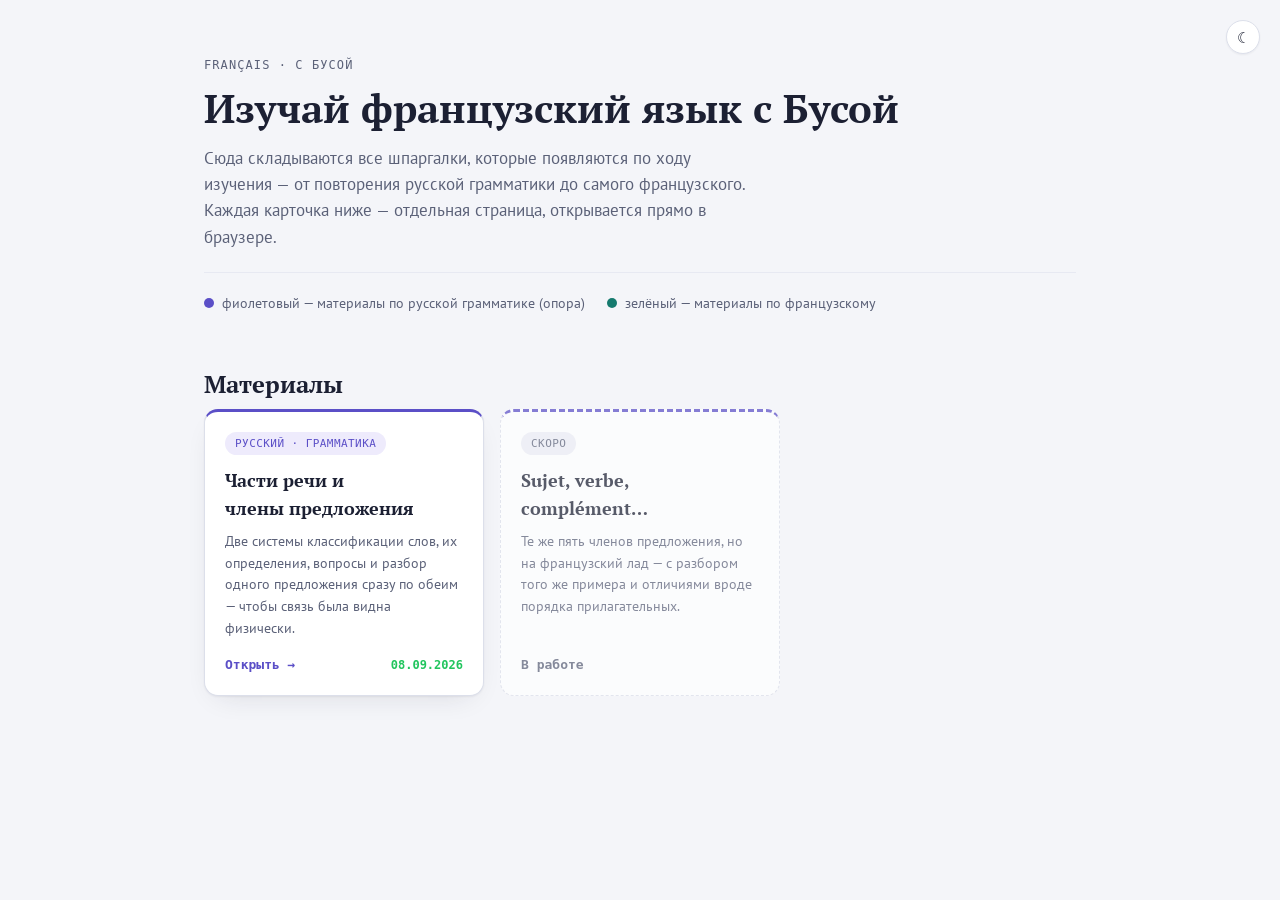
<file: index.html>
<!doctype html>
<html lang="ru">
<head>
<meta charset="UTF-8">
<meta name="viewport" content="width=device-width, initial-scale=1.0">
<title>Изучай французский язык с Бусой</title>
<link rel="icon" href="favicon.png" type="image/png">
<link rel="preconnect" href="https://fonts.googleapis.com">
<link rel="preconnect" href="https://fonts.gstatic.com" crossorigin>
<link href="https://fonts.googleapis.com/css2?family=PT+Serif:ital,wght@0,400;0,700;1,400&family=PT+Sans:wght@400;700&family=PT+Mono&display=swap" rel="stylesheet">
<link rel="stylesheet" href="assets/notebook.css">
<script src="assets/notebook.js"></script>
<style>
  /* стили только для этой страницы — навигационная сетка карточек */
  .color-key {
    display: flex;
    flex-wrap: wrap;
    gap: 10px 22px;
    margin-top: 22px;
    padding-top: 20px;
    border-top: 1px solid var(--border-soft);
    font-size: 13.5px;
    color: var(--text-muted);
  }
  .color-key .item { display: flex; align-items: center; gap: 8px; }
  .key-dot { width: 10px; height: 10px; border-radius: 50%; flex: none; }
  .key-dot.pos { background: var(--accent-pos); }
  .key-dot.mem { background: var(--accent-mem); }

  .grid {
    display: grid;
    grid-template-columns: repeat(auto-fill, minmax(260px, 1fr));
    gap: 16px;
  }

  .card {
    display: flex;
    flex-direction: column;
    background: var(--surface);
    border: 1px solid var(--border);
    border-radius: 14px;
    padding: 20px;
    box-shadow: var(--shadow);
    text-decoration: none;
    color: inherit;
    border-top: 3px solid var(--track-color, var(--accent-pos));
    transition: transform 0.12s ease;
  }
  .card:hover { transform: translateY(-2px); }

  .card .tag {
    display: inline-flex;
    align-self: flex-start;
    padding: 3px 10px;
    border-radius: 999px;
    font-family: "PT Mono", monospace;
    font-size: 11px;
    letter-spacing: 0.04em;
    text-transform: uppercase;
    margin-bottom: 12px;
  }
  .card.ru .tag { background: var(--accent-pos-soft); color: var(--accent-pos); }
  .card.fr .tag { background: var(--accent-mem-soft); color: var(--accent-mem); }
  .card.ru { --track-color: var(--accent-pos); }
  .card.fr { --track-color: var(--accent-mem); }

  .card h3 {
    font-size: 18px;
    margin: 0 0 8px;
  }

  .card p {
    font-size: 14px;
    color: var(--text-muted);
    margin: 0 0 16px;
    flex: 1;
  }

  .card .footer-row {
    display: flex;
    align-items: center;
    justify-content: space-between;
    gap: 10px;
  }

  .card .open {
    font-family: "PT Mono", monospace;
    font-size: 13px;
    font-weight: 700;
  }
  .card.ru .open { color: var(--accent-pos); }
  .card.fr .open { color: var(--accent-mem); }

  .card .date {
    font-family: "PT Mono", monospace;
    font-size: 12px;
    font-weight: 700;
    color: #22c55e;
    white-space: nowrap;
  }

  .card.planned {
    border-style: dashed;
    box-shadow: none;
    opacity: 0.72;
    border-top-style: dashed;
  }
  .card.planned .tag { background: var(--surface-2); color: var(--text-muted); }
  .card.planned .open { color: var(--text-muted); }
</style>
</head>
<body>
<div class="page">

  <header class="hero">
    <p class="eyebrow">Français · с Бусой</p>
    <h1>Изучай французский язык с Бусой</h1>
    <p class="lede">Сюда складываются все шпаргалки, которые появляются по ходу изучения — от повторения русской грамматики до самого французского. Каждая карточка ниже — отдельная страница, открывается прямо в браузере.</p>
    <div class="color-key">
      <span class="item"><span class="key-dot pos"></span>фиолетовый — материалы по русской грамматике (опора)</span>
      <span class="item"><span class="key-dot mem"></span>зелёный — материалы по французскому</span>
    </div>
  </header>

  <section>
    <h2>Материалы</h2>
    <div class="grid">

      <a class="card ru" href="pages/russian-grammar-cheatsheet.html">
        <span class="tag">Русский · грамматика</span>
        <h3>Части речи и члены предложения</h3>
        <p>Две системы классификации слов, их определения, вопросы и разбор одного предложения сразу по обеим — чтобы связь была видна физически.</p>
        <span class="footer-row">
          <span class="open">Открыть →</span>
          <span class="date">08.09.2026</span>
        </span>
      </a>

      <div class="card planned">
        <span class="tag">Скоро</span>
        <h3>Sujet, verbe, complément…</h3>
        <p>Те же пять членов предложения, но на французский лад — с разбором того же примера и отличиями вроде порядка прилагательных.</p>
        <span class="open">В работе</span>
      </div>

    </div>
  </section>

</div>
</body>
</html>
</file>
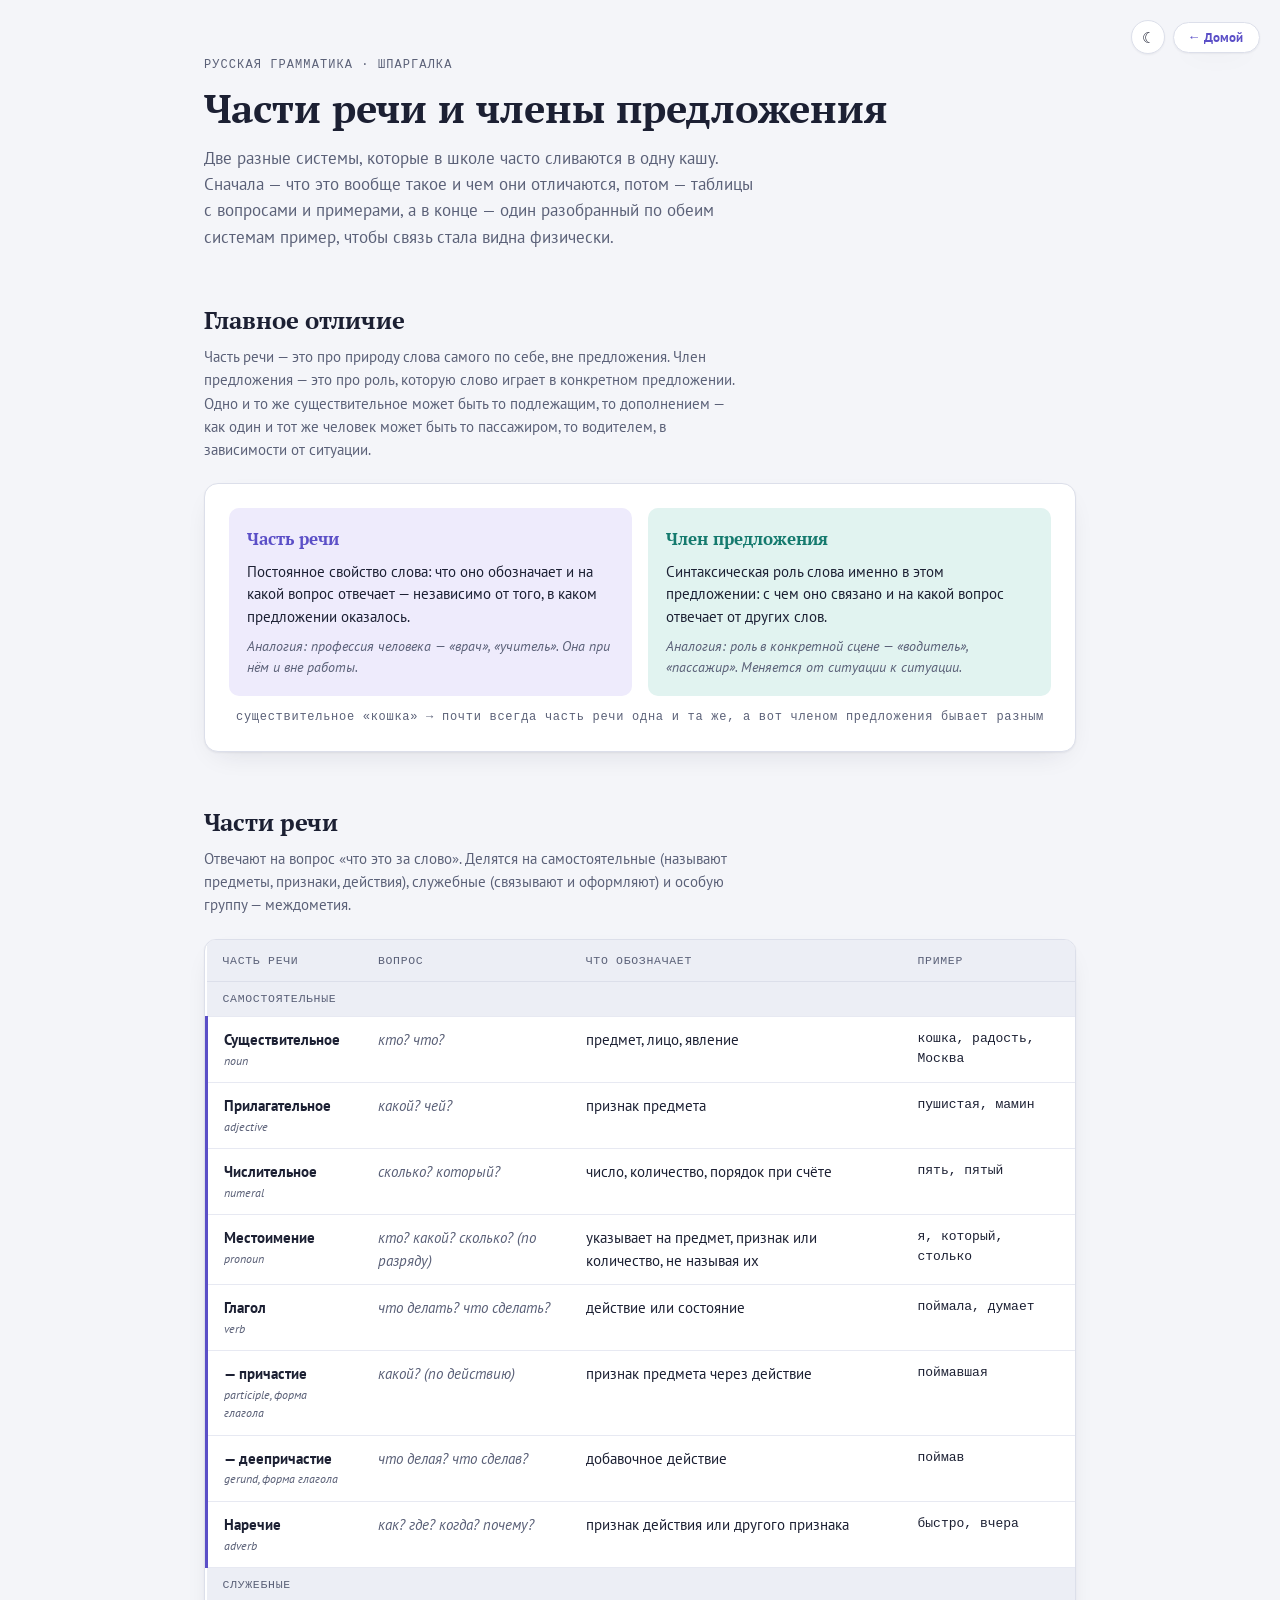
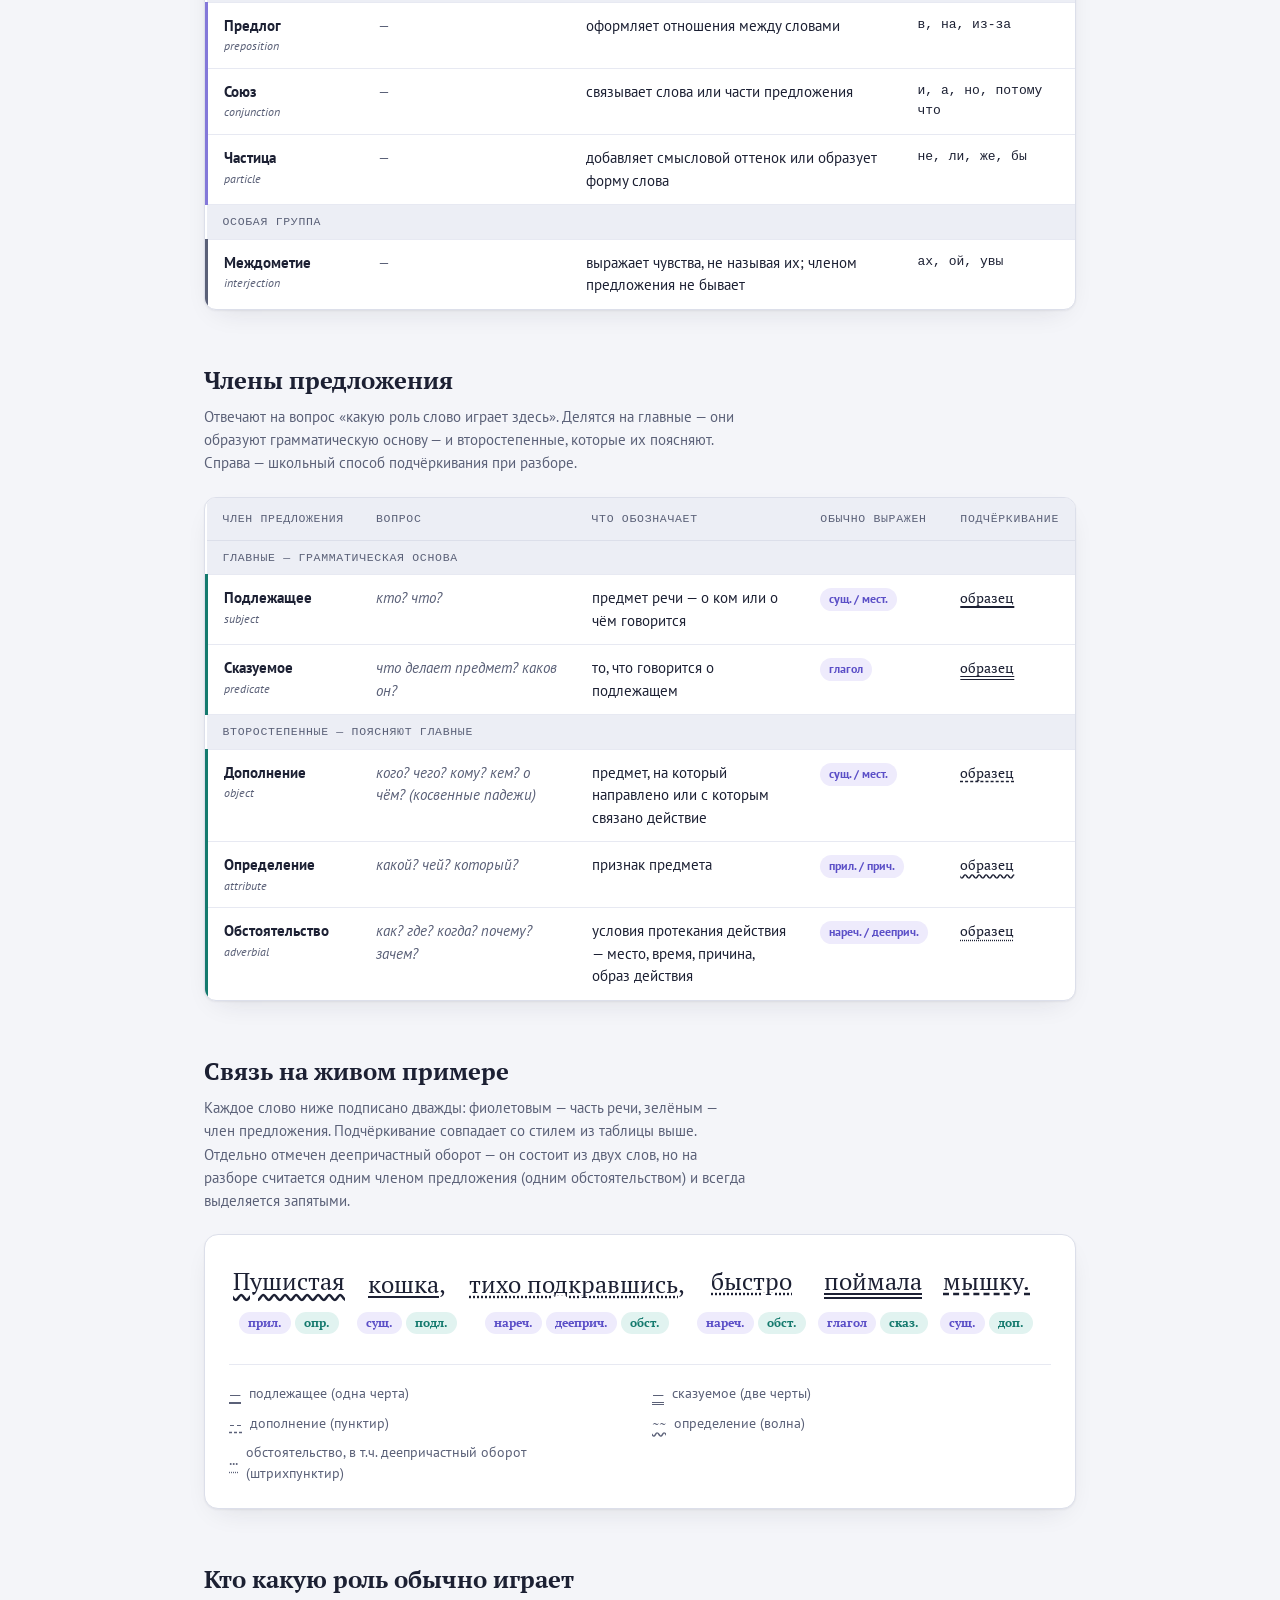
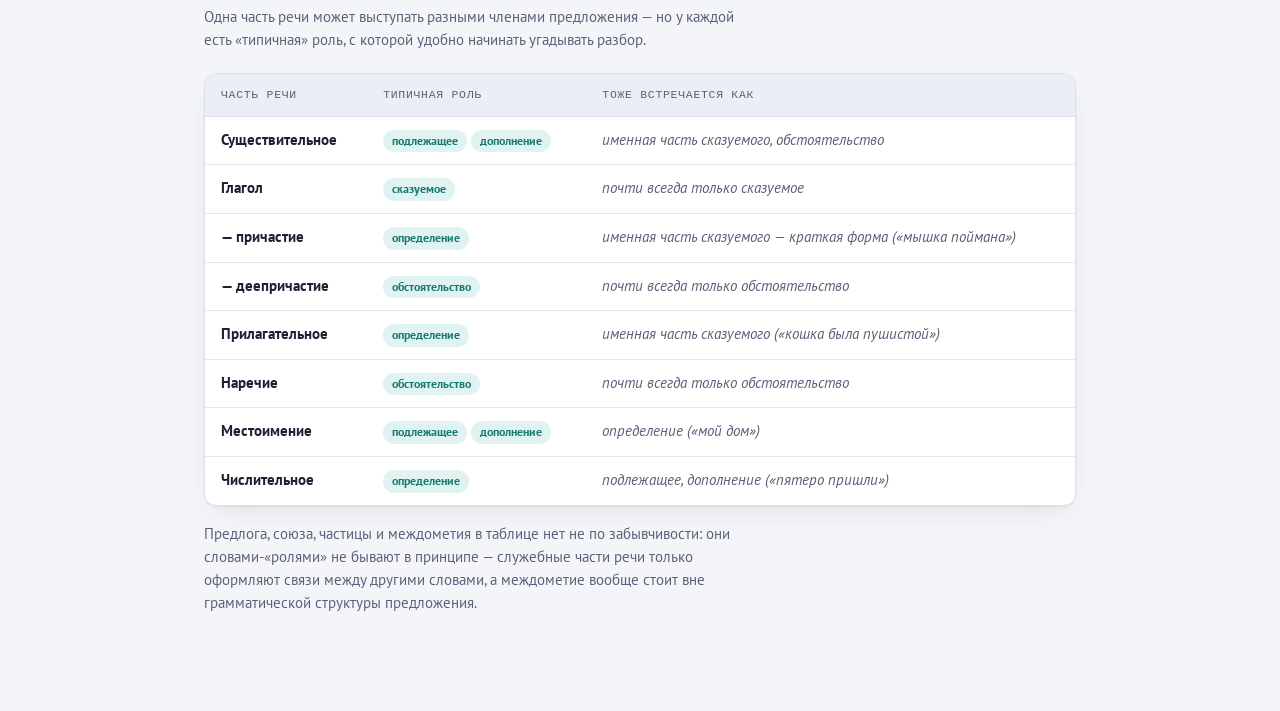
<file: pages/russian-grammar-cheatsheet.html>
<!doctype html>
<html lang="ru">
<head>
<meta charset="UTF-8">
<meta name="viewport" content="width=device-width, initial-scale=1.0">
<title>Части речи и члены предложения</title>
<link rel="icon" href="../favicon.png" type="image/png">
<link rel="preconnect" href="https://fonts.googleapis.com">
<link rel="preconnect" href="https://fonts.gstatic.com" crossorigin>
<link href="https://fonts.googleapis.com/css2?family=PT+Serif:ital,wght@0,400;0,700;1,400&family=PT+Sans:wght@400;700&family=PT+Mono&display=swap" rel="stylesheet">
<link rel="stylesheet" href="../assets/notebook.css">
<script src="../assets/notebook.js" data-home="../index.html"></script>
</head>
<body>

<div class="page">

  <header class="hero">
    <p class="eyebrow">Русская грамматика · шпаргалка</p>
    <h1>Части речи и члены предложения</h1>
    <p class="lede">Две разные системы, которые в школе часто сливаются в одну кашу. Сначала — что это вообще такое и чем они отличаются, потом — таблицы с вопросами и примерами, а в конце — один разобранный по обеим системам пример, чтобы связь стала видна физически.</p>
  </header>

  <section>
    <h2>Главное отличие</h2>
    <p class="section-note">Часть речи — это про природу слова самого по себе, вне предложения. Член предложения — это про роль, которую слово играет в конкретном предложении. Одно и то же существительное может быть то подлежащим, то дополнением — как один и тот же человек может быть то пассажиром, то водителем, в зависимости от ситуации.</p>
    <div class="concept">
      <div class="col pos">
        <h3>Часть речи</h3>
        <p>Постоянное свойство слова: что оно обозначает и на какой вопрос отвечает — независимо от того, в каком предложении оказалось.</p>
        <p class="analogy">Аналогия: профессия человека — «врач», «учитель». Она при нём и вне работы.</p>
      </div>
      <div class="col mem">
        <h3>Член предложения</h3>
        <p>Синтаксическая роль слова именно в этом предложении: с чем оно связано и на какой вопрос отвечает от других слов.</p>
        <p class="analogy">Аналогия: роль в конкретной сцене — «водитель», «пассажир». Меняется от ситуации к ситуации.</p>
      </div>
      <div class="divider">существительное «кошка» → почти всегда часть речи одна и та же, а вот членом предложения бывает разным</div>
    </div>
  </section>

  <section>
    <h2>Части речи</h2>
    <p class="section-note">Отвечают на вопрос «что это за слово». Делятся на самостоятельные (называют предметы, признаки, действия), служебные (связывают и оформляют) и особую группу — междометия.</p>
    <div class="table-scroll">
      <table class="pos-table">
        <thead>
          <tr>
            <th scope="col">Часть речи</th>
            <th scope="col">Вопрос</th>
            <th scope="col">Что обозначает</th>
            <th scope="col">Пример</th>
          </tr>
        </thead>
        <tbody>
          <tr class="group-row"><td colspan="4">Самостоятельные</td></tr>
          <tr class="self">
            <td><span class="term">Существительное<span class="term-en">noun</span></span></td>
            <td class="q">кто? что?</td>
            <td>предмет, лицо, явление</td>
            <td class="ex">кошка, радость, Москва</td>
          </tr>
          <tr class="self">
            <td><span class="term">Прилагательное<span class="term-en">adjective</span></span></td>
            <td class="q">какой? чей?</td>
            <td>признак предмета</td>
            <td class="ex">пушистая, мамин</td>
          </tr>
          <tr class="self">
            <td><span class="term">Числительное<span class="term-en">numeral</span></span></td>
            <td class="q">сколько? который?</td>
            <td>число, количество, порядок при счёте</td>
            <td class="ex">пять, пятый</td>
          </tr>
          <tr class="self">
            <td><span class="term">Местоимение<span class="term-en">pronoun</span></span></td>
            <td class="q">кто? какой? сколько? (по разряду)</td>
            <td>указывает на предмет, признак или количество, не называя их</td>
            <td class="ex">я, который, столько</td>
          </tr>
          <tr class="self">
            <td><span class="term">Глагол<span class="term-en">verb</span></span></td>
            <td class="q">что делать? что сделать?</td>
            <td>действие или состояние</td>
            <td class="ex">поймала, думает</td>
          </tr>
          <tr class="self">
            <td><span class="term">— причастие<span class="term-en">participle, форма глагола</span></span></td>
            <td class="q">какой? (по действию)</td>
            <td>признак предмета через действие</td>
            <td class="ex">поймавшая</td>
          </tr>
          <tr class="self">
            <td><span class="term">— деепричастие<span class="term-en">gerund, форма глагола</span></span></td>
            <td class="q">что делая? что сделав?</td>
            <td>добавочное действие</td>
            <td class="ex">поймав</td>
          </tr>
          <tr class="self">
            <td><span class="term">Наречие<span class="term-en">adverb</span></span></td>
            <td class="q">как? где? когда? почему?</td>
            <td>признак действия или другого признака</td>
            <td class="ex">быстро, вчера</td>
          </tr>
          <tr class="group-row"><td colspan="4">Служебные</td></tr>
          <tr class="fn">
            <td><span class="term">Предлог<span class="term-en">preposition</span></span></td>
            <td class="q">—</td>
            <td>оформляет отношения между словами</td>
            <td class="ex">в, на, из-за</td>
          </tr>
          <tr class="fn">
            <td><span class="term">Союз<span class="term-en">conjunction</span></span></td>
            <td class="q">—</td>
            <td>связывает слова или части предложения</td>
            <td class="ex">и, а, но, потому что</td>
          </tr>
          <tr class="fn">
            <td><span class="term">Частица<span class="term-en">particle</span></span></td>
            <td class="q">—</td>
            <td>добавляет смысловой оттенок или образует форму слова</td>
            <td class="ex">не, ли, же, бы</td>
          </tr>
          <tr class="group-row"><td colspan="4">Особая группа</td></tr>
          <tr class="int">
            <td><span class="term">Междометие<span class="term-en">interjection</span></span></td>
            <td class="q">—</td>
            <td>выражает чувства, не называя их; членом предложения не бывает</td>
            <td class="ex">ах, ой, увы</td>
          </tr>
        </tbody>
      </table>
    </div>
  </section>

  <section>
    <h2>Члены предложения</h2>
    <p class="section-note">Отвечают на вопрос «какую роль слово играет здесь». Делятся на главные — они образуют грамматическую основу — и второстепенные, которые их поясняют. Справа — школьный способ подчёркивания при разборе.</p>
    <div class="table-scroll">
      <table class="mem-table">
        <thead>
          <tr>
            <th scope="col">Член предложения</th>
            <th scope="col">Вопрос</th>
            <th scope="col">Что обозначает</th>
            <th scope="col">Обычно выражен</th>
            <th scope="col">Подчёркивание</th>
          </tr>
        </thead>
        <tbody>
          <tr class="group-row"><td colspan="5">Главные — грамматическая основа</td></tr>
          <tr class="main">
            <td><span class="term">Подлежащее<span class="term-en">subject</span></span></td>
            <td class="q">кто? что?</td>
            <td>предмет речи — о ком или о чём говорится</td>
            <td><span class="chip pos">сущ. / мест.</span></td>
            <td><span class="swatch u-single">образец</span></td>
          </tr>
          <tr class="main">
            <td><span class="term">Сказуемое<span class="term-en">predicate</span></span></td>
            <td class="q">что делает предмет? каков он?</td>
            <td>то, что говорится о подлежащем</td>
            <td><span class="chip pos">глагол</span></td>
            <td><span class="swatch u-double">образец</span></td>
          </tr>
          <tr class="group-row"><td colspan="5">Второстепенные — поясняют главные</td></tr>
          <tr class="sec">
            <td><span class="term">Дополнение<span class="term-en">object</span></span></td>
            <td class="q">кого? чего? кому? кем? о чём? (косвенные падежи)</td>
            <td>предмет, на который направлено или с которым связано действие</td>
            <td><span class="chip pos">сущ. / мест.</span></td>
            <td><span class="swatch u-dashed">образец</span></td>
          </tr>
          <tr class="sec">
            <td><span class="term">Определение<span class="term-en">attribute</span></span></td>
            <td class="q">какой? чей? который?</td>
            <td>признак предмета</td>
            <td><span class="chip pos">прил. / прич.</span></td>
            <td><span class="swatch u-wavy">образец</span></td>
          </tr>
          <tr class="sec">
            <td><span class="term">Обстоятельство<span class="term-en">adverbial</span></span></td>
            <td class="q">как? где? когда? почему? зачем?</td>
            <td>условия протекания действия — место, время, причина, образ действия</td>
            <td><span class="chip pos">нареч. / дееприч.</span></td>
            <td><span class="swatch u-dotted">образец</span></td>
          </tr>
        </tbody>
      </table>
    </div>
  </section>

  <section>
    <h2>Связь на живом примере</h2>
    <p class="section-note">Каждое слово ниже подписано дважды: фиолетовым — часть речи, зелёным — член предложения. Подчёркивание совпадает со стилем из таблицы выше. Отдельно отмечен деепричастный оборот — он состоит из двух слов, но на разборе считается одним членом предложения (одним обстоятельством) и всегда выделяется запятыми.</p>
    <div class="sentence-card">
      <div class="sentence-row">
        <div class="word">
          <span class="w u-wavy">Пушистая</span>
          <span class="tags"><span class="chip pos">прил.</span><span class="chip mem">опр.</span></span>
        </div>
        <div class="word">
          <span class="w-line"><span class="w u-single">кошка</span><span class="punct">,</span></span>
          <span class="tags"><span class="chip pos">сущ.</span><span class="chip mem">подл.</span></span>
        </div>
        <div class="word group">
          <span class="w-line"><span class="w u-dotted">тихо подкравшись</span><span class="punct">,</span></span>
          <span class="tags"><span class="chip pos">нареч.</span><span class="chip pos">дееприч.</span><span class="chip mem">обст.</span></span>
        </div>
        <div class="word">
          <span class="w u-dotted">быстро</span>
          <span class="tags"><span class="chip pos">нареч.</span><span class="chip mem">обст.</span></span>
        </div>
        <div class="word">
          <span class="w u-double">поймала</span>
          <span class="tags"><span class="chip pos">глагол</span><span class="chip mem">сказ.</span></span>
        </div>
        <div class="word">
          <span class="w u-dashed">мышку.</span>
          <span class="tags"><span class="chip pos">сущ.</span><span class="chip mem">доп.</span></span>
        </div>
      </div>
      <div class="legend">
        <div class="item"><span class="sample u-single">—</span> подлежащее (одна черта)</div>
        <div class="item"><span class="sample u-double">—</span> сказуемое (две черты)</div>
        <div class="item"><span class="sample u-dashed">- -</span> дополнение (пунктир)</div>
        <div class="item"><span class="sample u-wavy">~~</span> определение (волна)</div>
        <div class="item"><span class="sample u-dotted">···</span> обстоятельство, в т.ч. деепричастный оборот (штрихпунктир)</div>
      </div>
    </div>
  </section>

  <section>
    <h2>Кто какую роль обычно играет</h2>
    <p class="section-note">Одна часть речи может выступать разными членами предложения — но у каждой есть «типичная» роль, с которой удобно начинать угадывать разбор.</p>
    <div class="table-scroll">
      <table class="role-table">
        <thead>
          <tr>
            <th scope="col">Часть речи</th>
            <th scope="col">Типичная роль</th>
            <th scope="col">Тоже встречается как</th>
          </tr>
        </thead>
        <tbody>
          <tr>
            <td><span class="term">Существительное</span></td>
            <td><span class="chip mem">подлежащее</span> <span class="chip mem">дополнение</span></td>
            <td class="q">именная часть сказуемого, обстоятельство</td>
          </tr>
          <tr>
            <td><span class="term">Глагол</span></td>
            <td><span class="chip mem">сказуемое</span></td>
            <td class="q">почти всегда только сказуемое</td>
          </tr>
          <tr>
            <td><span class="term">— причастие</span></td>
            <td><span class="chip mem">определение</span></td>
            <td class="q">именная часть сказуемого — краткая форма («мышка поймана»)</td>
          </tr>
          <tr>
            <td><span class="term">— деепричастие</span></td>
            <td><span class="chip mem">обстоятельство</span></td>
            <td class="q">почти всегда только обстоятельство</td>
          </tr>
          <tr>
            <td><span class="term">Прилагательное</span></td>
            <td><span class="chip mem">определение</span></td>
            <td class="q">именная часть сказуемого («кошка была пушистой»)</td>
          </tr>
          <tr>
            <td><span class="term">Наречие</span></td>
            <td><span class="chip mem">обстоятельство</span></td>
            <td class="q">почти всегда только обстоятельство</td>
          </tr>
          <tr>
            <td><span class="term">Местоимение</span></td>
            <td><span class="chip mem">подлежащее</span> <span class="chip mem">дополнение</span></td>
            <td class="q">определение («мой дом»)</td>
          </tr>
          <tr>
            <td><span class="term">Числительное</span></td>
            <td><span class="chip mem">определение</span></td>
            <td class="q">подлежащее, дополнение («пятеро пришли»)</td>
          </tr>
        </tbody>
      </table>
    </div>
    <p class="section-note" style="margin-top:16px; margin-bottom:0;">Предлога, союза, частицы и междометия в таблице нет не по забывчивости: они словами-«ролями» не бывают в принципе — служебные части речи только оформляют связи между другими словами, а междометие вообще стоит вне грамматической структуры предложения.</p>
  </section>


</div>

</body>
</html>
</file>
<file: assets/notebook.css>
/* Общий дизайн для всех страниц.
   Ссылается отсюда каждая страница: <link rel="stylesheet" href="../assets/notebook.css">
   Правь здесь, чтобы поменять внешний вид сразу везде. */

:root {
  --bg: #F4F5F9;
  --surface: #FFFFFF;
  --surface-2: #ECEEF5;
  --text: #1C2033;
  --text-muted: #5B6178;
  --border: #DCDFEA;
  --border-soft: #E7E9F2;
  --accent-pos: #5B4FC7;
  --accent-pos-soft: #EEEBFC;
  --accent-mem: #157A6E;
  --accent-mem-soft: #E1F3F0;
  --accent-fn: #8478D9;
  --shadow: 0 1px 2px rgba(28,32,51,0.06), 0 10px 28px -14px rgba(28,32,51,0.16);
}

@media (prefers-color-scheme: dark) {
  :root:not([data-theme="light"]) {
    --bg: #14161F;
    --surface: #1B1E2A;
    --surface-2: #232734;
    --text: #E7E9F2;
    --text-muted: #9BA1B8;
    --border: #2E3241;
    --border-soft: #262A38;
    --accent-pos: #A499F5;
    --accent-pos-soft: rgba(164,153,245,0.16);
    --accent-mem: #4FD3C4;
    --accent-mem-soft: rgba(79,211,196,0.14);
    --accent-fn: #B7AEF5;
    --shadow: 0 1px 2px rgba(0,0,0,0.35), 0 10px 28px -14px rgba(0,0,0,0.55);
  }
}

:root[data-theme="dark"] {
  --bg: #14161F;
  --surface: #1B1E2A;
  --surface-2: #232734;
  --text: #E7E9F2;
  --text-muted: #9BA1B8;
  --border: #2E3241;
  --border-soft: #262A38;
  --accent-pos: #A499F5;
  --accent-pos-soft: rgba(164,153,245,0.16);
  --accent-mem: #4FD3C4;
  --accent-mem-soft: rgba(79,211,196,0.14);
  --accent-fn: #B7AEF5;
  --shadow: 0 1px 2px rgba(0,0,0,0.35), 0 10px 28px -14px rgba(0,0,0,0.55);
}

* { box-sizing: border-box; }

body {
  margin: 0;
  background: var(--bg);
  color: var(--text);
  font-family: "PT Sans", "Segoe UI", Arial, sans-serif;
  line-height: 1.55;
}

.page {
  max-width: 920px;
  margin: 0 auto;
  padding: 56px 24px 96px;
}

@media (max-width: 560px) {
  .page { padding: 72px 16px 64px; }
}

h1, h2, h3 {
  font-family: "PT Serif", Georgia, "Times New Roman", serif;
  font-weight: 700;
  text-wrap: balance;
  color: var(--text);
  margin: 0;
}

.eyebrow {
  font-family: "PT Mono", ui-monospace, monospace;
  font-size: 12px;
  letter-spacing: 0.09em;
  text-transform: uppercase;
  color: var(--text-muted);
  margin: 0 0 10px;
}

header.hero {
  margin-bottom: 40px;
}

header.hero h1 {
  font-size: clamp(28px, 4.5vw, 40px);
  line-height: 1.15;
}

header.hero p.lede {
  max-width: 62ch;
  font-size: 17px;
  color: var(--text-muted);
  margin: 14px 0 0;
}

section {
  margin-top: 52px;
}

section > h2 {
  font-size: 24px;
  margin-bottom: 6px;
}

section > p.section-note {
  max-width: 68ch;
  color: var(--text-muted);
  font-size: 15px;
  margin: 6px 0 22px;
}

/* concept card — сопоставление двух понятий бок о бок */
.concept {
  display: grid;
  grid-template-columns: 1fr 1fr;
  gap: 16px;
  background: var(--surface);
  border: 1px solid var(--border);
  border-radius: 14px;
  padding: 24px;
  box-shadow: var(--shadow);
}

@media (max-width: 620px) {
  .concept { grid-template-columns: 1fr; }
}

.concept .col {
  padding: 18px;
  border-radius: 10px;
}

@media (max-width: 560px) {
  .concept { padding: 16px; gap: 12px; }
  .concept .col { padding: 14px; }
}

.concept .col.pos { background: var(--accent-pos-soft); }
.concept .col.mem { background: var(--accent-mem-soft); }

.concept .col h3 {
  font-size: 17px;
  margin-bottom: 8px;
}

.concept .col.pos h3 { color: var(--accent-pos); }
.concept .col.mem h3 { color: var(--accent-mem); }

.concept .col p { margin: 0 0 8px; font-size: 14.5px; }
.concept .col p:last-child { margin-bottom: 0; }
.concept .col .analogy {
  font-size: 13.5px;
  color: var(--text-muted);
  font-style: italic;
}

.concept .divider {
  grid-column: 1 / -1;
  text-align: center;
  font-family: "PT Mono", monospace;
  font-size: 12px;
  color: var(--text-muted);
  letter-spacing: 0.06em;
  margin-top: -4px;
}

/* tables */
.table-scroll {
  overflow-x: auto;
  -webkit-overflow-scrolling: touch;
  border: 1px solid var(--border);
  border-radius: 12px;
  box-shadow: var(--shadow);
  background: var(--surface);
}

table {
  width: 100%;
  border-collapse: collapse;
  min-width: 640px;
  font-size: 14.5px;
}

@media (max-width: 560px) {
  table { min-width: 560px; font-size: 13.5px; }
  thead th { padding: 10px 12px; }
  tbody td { padding: 10px 12px; }
}

thead th {
  text-align: left;
  font-family: "PT Mono", monospace;
  font-size: 11.5px;
  letter-spacing: 0.06em;
  text-transform: uppercase;
  color: var(--text-muted);
  font-weight: 400;
  padding: 12px 16px;
  background: var(--surface-2);
  border-bottom: 1px solid var(--border);
  white-space: nowrap;
}

tbody td {
  padding: 12px 16px;
  border-bottom: 1px solid var(--border-soft);
  vertical-align: top;
}

tbody tr:last-child td { border-bottom: none; }

tr.group-row td {
  background: var(--surface-2);
  font-family: "PT Mono", monospace;
  font-size: 11.5px;
  letter-spacing: 0.06em;
  text-transform: uppercase;
  color: var(--text-muted);
  padding: 8px 16px;
}

.term {
  font-weight: 700;
  color: var(--text);
}

.term .term-en {
  display: block;
  font-weight: 400;
  font-size: 12px;
  color: var(--text-muted);
  font-style: italic;
}

.q {
  color: var(--text-muted);
  font-style: italic;
}

.ex {
  font-family: "PT Mono", monospace;
  font-size: 13px;
  color: var(--text);
}

.chip {
  display: inline-block;
  padding: 2px 9px;
  border-radius: 999px;
  font-size: 12px;
  font-weight: 700;
  white-space: nowrap;
}

.chip.pos { background: var(--accent-pos-soft); color: var(--accent-pos); }
.chip.mem { background: var(--accent-mem-soft); color: var(--accent-mem); }

table.pos-table tr.self td:first-child { border-left: 3px solid var(--accent-pos); }
table.pos-table tr.fn td:first-child { border-left: 3px solid var(--accent-fn); }
table.pos-table tr.int td:first-child { border-left: 3px solid var(--text-muted); }

table.mem-table tr.main td:first-child { border-left: 3px solid var(--accent-mem); }
table.mem-table tr.sec td:first-child { border-left: 3px solid var(--accent-mem); }

/* Колонки с короткими вопросами/пометками слишком сильно сжимались в auto-layout
   и переносились по слову-два — задаём им минимальную ширину, чтобы фразы вроде
   «какой? чей?» не рвались на середине без необходимости. */
table.pos-table th:nth-child(2), table.pos-table td:nth-child(2) { min-width: 150px; }
table.pos-table th:nth-child(4), table.pos-table td:nth-child(4) { min-width: 130px; }

table.mem-table th:nth-child(2), table.mem-table td:nth-child(2) { min-width: 170px; }
table.mem-table th:nth-child(4), table.mem-table td:nth-child(4) { min-width: 110px; }
table.mem-table th:nth-child(5), table.mem-table td:nth-child(5) { min-width: 100px; }

table.role-table th:nth-child(2), table.role-table td:nth-child(2) { min-width: 150px; }
table.role-table th:nth-child(3), table.role-table td:nth-child(3) { min-width: 220px; }

/* underline demo swatches — школьный способ подчёркивания членов предложения */
.swatch {
  font-family: "PT Serif", serif;
  font-size: 14px;
}
.u-single { text-decoration: underline; text-decoration-thickness: 1.5px; text-underline-offset: 3px; }
.u-double { text-decoration: underline; text-decoration-style: double; text-underline-offset: 3px; }
.u-dashed { text-decoration: underline; text-decoration-style: dashed; text-underline-offset: 3px; }
.u-wavy   { text-decoration: underline; text-decoration-style: wavy; text-underline-offset: 3px; }
.u-dotted { text-decoration: underline; text-decoration-style: dotted; text-underline-offset: 3px; }

/* parsed sentence — разбор примера по частям речи и членам предложения */
.sentence-card {
  background: var(--surface);
  border: 1px solid var(--border);
  border-radius: 14px;
  padding: 28px 24px 24px;
  box-shadow: var(--shadow);
}

@media (max-width: 560px) {
  .sentence-card { padding: 22px 16px 18px; }
}

.sentence-row {
  display: flex;
  flex-wrap: wrap;
  gap: 6px 4px;
  align-items: flex-end;
  font-family: "PT Serif", serif;
  font-size: clamp(19px, 3vw, 24px);
  margin-bottom: 26px;
}

.word {
  display: flex;
  flex-direction: column;
  align-items: center;
  gap: 8px;
  padding: 0 4px 4px;
}

.word .w {
  padding-bottom: 3px;
}

.word .tags {
  display: flex;
  gap: 4px;
  flex-wrap: wrap;
  justify-content: center;
}

.w-line { display: inline; }

.word .punct {
  text-decoration: none;
}

.word.group .w {
  white-space: nowrap;
}

.legend {
  display: grid;
  grid-template-columns: repeat(2, 1fr);
  gap: 8px 24px;
  font-size: 13.5px;
  color: var(--text-muted);
  border-top: 1px solid var(--border-soft);
  padding-top: 18px;
}

@media (max-width: 560px) {
  .legend { grid-template-columns: 1fr; }
}

.legend .item { display: flex; align-items: center; gap: 8px; }
.legend .sample { font-family: "PT Serif", serif; font-size: 14px; }

footer {
  margin-top: 60px;
  padding-top: 24px;
  border-top: 1px solid var(--border-soft);
  color: var(--text-muted);
  font-size: 13.5px;
  max-width: 68ch;
}

footer strong { color: var(--text); }

/* Верхний правый угол — кнопка возврата на главную и переключатель темы.
   Оба элемента добавляются в DOM скриптом assets/notebook.js, ничего не нужно
   писать в разметке страницы, кроме <script src="../assets/notebook.js" data-home="../index.html"></script> */
.nb-nav {
  position: fixed;
  top: 20px;
  right: 20px;
  z-index: 50;
  display: flex;
  align-items: center;
  gap: 8px;
}

.home-btn {
  display: inline-flex;
  align-items: center;
  gap: 6px;
  padding: 8px 16px;
  border-radius: 999px;
  background: var(--surface);
  border: 1px solid var(--border);
  box-shadow: var(--shadow);
  font-family: "PT Sans", "Segoe UI", Arial, sans-serif;
  font-weight: 700;
  font-size: 13px;
  color: var(--accent-pos);
  text-decoration: none;
  line-height: 1;
  transition: transform 0.12s ease;
}
.home-btn:hover { transform: translateY(-1px); }
.home-btn .arrow { font-family: "PT Mono", monospace; }

.theme-toggle {
  display: inline-flex;
  align-items: center;
  justify-content: center;
  width: 34px;
  height: 34px;
  padding: 0;
  border-radius: 999px;
  background: var(--surface);
  border: 1px solid var(--border);
  box-shadow: var(--shadow);
  color: var(--text);
  font-size: 15px;
  line-height: 1;
  cursor: pointer;
  transition: transform 0.12s ease;
}
.theme-toggle:hover { transform: translateY(-1px); }

.home-btn:focus-visible, .theme-toggle:focus-visible {
  outline: 2px solid var(--accent-pos);
  outline-offset: 2px;
}

@media (max-width: 560px) {
  .nb-nav { top: 12px; right: 12px; gap: 6px; }
  .home-btn { padding: 7px 12px; font-size: 12px; }
  .theme-toggle { width: 30px; height: 30px; font-size: 13px; }
}

@media print {
  .table-scroll { overflow: visible; box-shadow: none; }
  table { min-width: 0; width: 100%; font-size: 12px; }
  thead th { white-space: normal; }
  tbody tr, .concept, .sentence-card, .legend .item { break-inside: avoid; }
  tr.group-row { break-after: avoid; }
  section { break-inside: avoid-page; }
  .nb-nav { display: none; }
}
</file>
